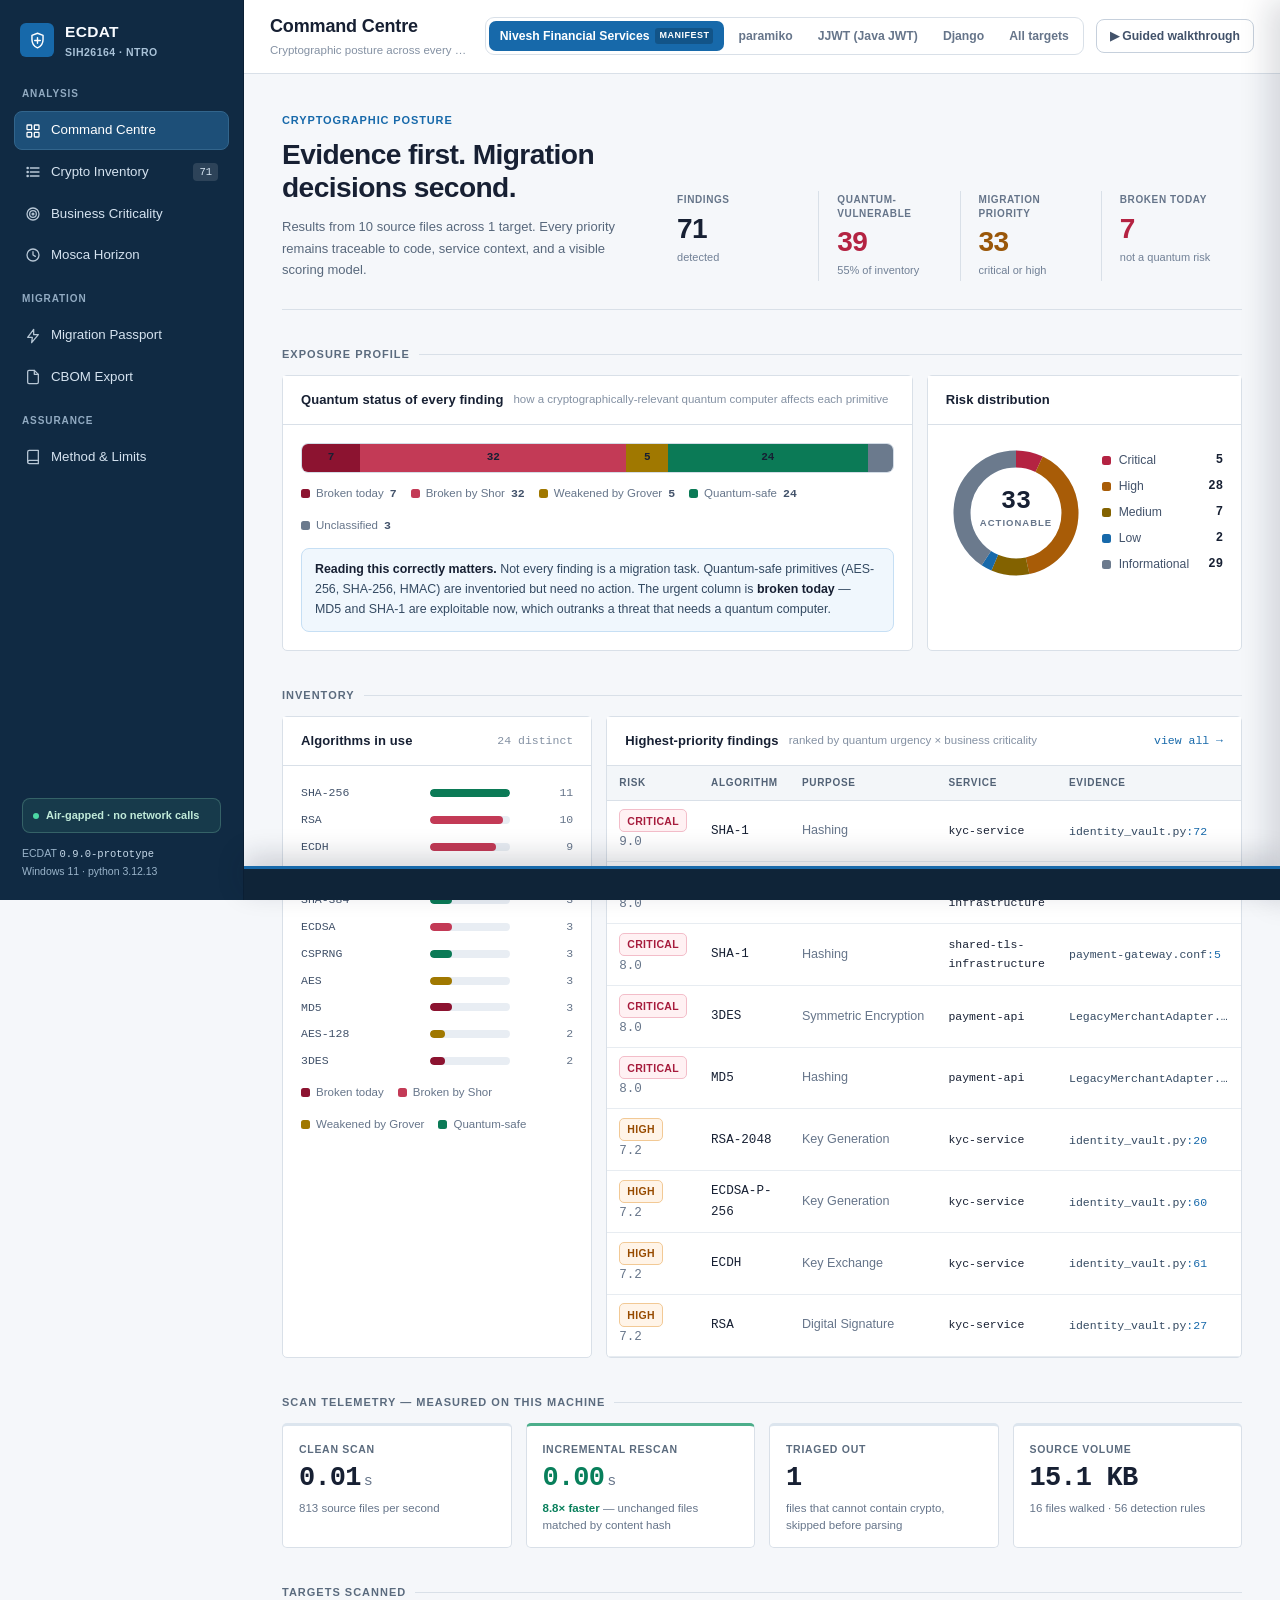
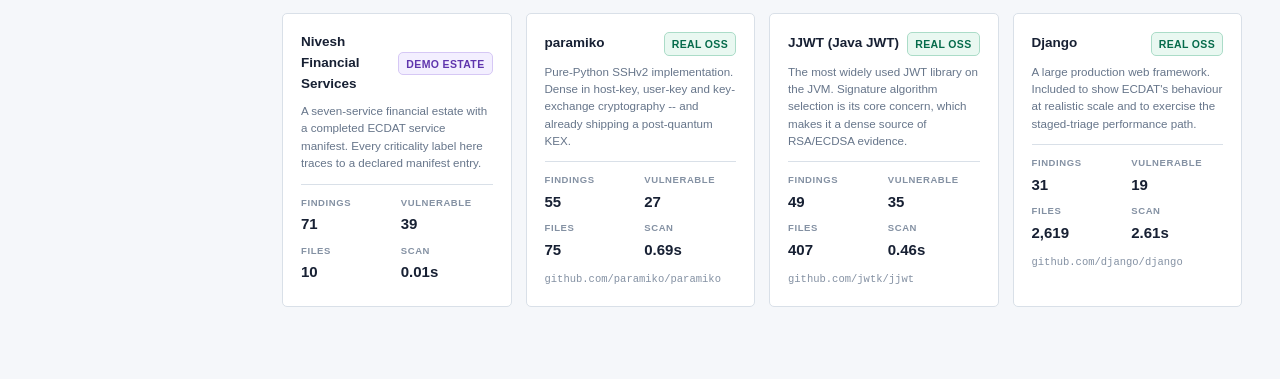
<file: proto/ui/index.html>
<!DOCTYPE html>
<html lang="en">
<head>
<meta charset="utf-8">
<meta name="viewport" content="width=device-width, initial-scale=1">
<title>ECDAT — Cryptographic Discovery &amp; Analysis</title>
<link rel="stylesheet" href="styles.css">
</head>
<body>

<div class="app">

  <aside class="sidebar">
    <div class="brand">
      <div class="brand-mark">
        <svg viewBox="0 0 24 24" fill="none" stroke="currentColor" stroke-width="1.8" stroke-linecap="round" stroke-linejoin="round" aria-hidden="true">
          <path d="M12 2.8 19 5.6v5.1c0 4.7-2.9 8.8-7 10.5-4.1-1.7-7-5.8-7-10.5V5.6L12 2.8Z"></path>
          <path d="M8.5 12h7M12 8.5v7"></path>
          <circle cx="12" cy="12" r="1.1" fill="currentColor" stroke="none"></circle>
        </svg>
      </div>
      <div>
        <div class="brand-name">ECDAT</div>
        <div class="brand-sub">SIH26164 · NTRO</div>
      </div>
    </div>

    <nav class="nav" id="nav">
      <div class="nav-label">Analysis</div>
      <a href="#/overview"    data-v="overview">    <span class="ico" data-i="grid"></span>    Command Centre</a>
      <a href="#/inventory"   data-v="inventory">   <span class="ico" data-i="list"></span>    Crypto Inventory <span class="nav-count" id="nc-inv"></span></a>
      <a href="#/criticality" data-v="criticality"> <span class="ico" data-i="target"></span>  Business Criticality</a>
      <a href="#/mosca"       data-v="mosca">       <span class="ico" data-i="clock"></span>   Mosca Horizon</a>
      <div class="nav-label" style="margin-top:14px">Migration</div>
      <a href="#/passport"    data-v="passport">    <span class="ico" data-i="zap"></span>     Migration Passport</a>
      <a href="#/cbom"        data-v="cbom">        <span class="ico" data-i="file"></span>    CBOM Export</a>
      <div class="nav-label" style="margin-top:14px">Assurance</div>
      <a href="#/method"      data-v="method">      <span class="ico" data-i="book"></span>    Method &amp; Limits</a>
    </nav>

    <div class="side-foot">
      <div class="airgap"><span class="dot"></span> Air-gapped · no network calls</div>
      <div>ECDAT <code id="foot-ver"></code></div>
      <div id="foot-env"></div>
    </div>
  </aside>

  <main class="main">
    <header class="topbar">
      <div>
        <h1 id="tb-title">Command Centre</h1>
        <div class="crumb" id="tb-crumb"></div>
      </div>
      <div class="topbar-right">
        <div class="repo-switch" id="repo-switch"></div>
        <button class="demo-toggle" id="demo-toggle" type="button">▶ Guided walkthrough</button>
        <div class="stamp" id="tb-stamp"></div>
      </div>
    </header>

    <div class="page" id="page"></div>
  </main>
</div>

<div class="demo-rail" id="demo-rail" hidden></div>

<div class="drawer-scrim" id="scrim"></div>
<aside class="drawer" id="drawer">
  <div class="drawer-h" id="drawer-h"></div>
  <div class="drawer-b" id="drawer-b"></div>
</aside>

<script src="data.js"></script>
<script src="app.js"></script>
</body>
</html>
</file>
<file: proto/ui/styles.css>
/* ============================================================
   ECDAT analyst console
   Dark instrument-panel aesthetic. No external assets: the whole
   dashboard runs from the local filesystem, air-gapped.
   ============================================================ */

:root {
  --bg:          #f5f7fa;
  --bg-2:        #ffffff;
  --panel:       #ffffff;
  --panel-2:     #f8fafc;
  --panel-3:     #eef2f7;
  --line:        #d9e0e8;
  --line-2:      #c6d0dc;

  --ink:         #172033;
  --ink-2:       #42526a;
  --ink-3:       #66758a;
  --ink-4:       #8491a3;

  --accent:      #1769aa;
  --accent-dim:  #dcecf9;
  --accent-glow: rgba(23,105,170,.14);

  --critical:    #c93756;
  --high:        #b85c00;
  --medium:      #9a6700;
  --low:         #1769aa;
  --info:        #64748b;
  --safe:        #087f5b;
  --pqc:         #6b46c1;

  --mono: ui-monospace, "Cascadia Code", "JetBrains Mono", "SF Mono", Consolas, monospace;
  --sans: "Segoe UI Variable Text", "Segoe UI", Inter, Arial, sans-serif;

  --r: 6px;
  --shadow: 0 1px 2px rgba(15,23,42,.05), 0 3px 8px rgba(15,23,42,.04);
}

* { box-sizing: border-box; }

html, body {
  margin: 0; padding: 0; height: 100%;
  background: var(--bg);
  color: var(--ink);
  font-family: var(--sans);
  font-size: 14px;
  line-height: 1.55;
  -webkit-font-smoothing: antialiased;
}

body {
  background-image: none;
}

::selection { background: rgba(23,105,170,.18); }

/* ---------- scrollbars ---------- */
*::-webkit-scrollbar { width: 10px; height: 10px; }
*::-webkit-scrollbar-track { background: transparent; }
*::-webkit-scrollbar-thumb { background: #c3cede; border-radius: 6px; border: 2px solid var(--bg); }
*::-webkit-scrollbar-thumb:hover { background: #a9b8cc; }

/* ============================================================
   Shell
   ============================================================ */

.app { display: grid; grid-template-columns: 244px 1fr; min-height: 100vh; }

.sidebar {
  background: #102a43;
  border-right: 1px solid #0b2035;
  padding: 20px 14px;
  display: flex; flex-direction: column; gap: 26px;
  position: sticky; top: 0; height: 100vh; overflow-y: auto;
}

.brand { display: flex; align-items: center; gap: 11px; padding: 0 6px; color: #f8fbff; }
.brand-mark {
  width: 34px; height: 34px; border-radius: 6px; flex: 0 0 34px;
  background: #1769aa;
  display: grid; place-items: center;
  box-shadow: none;
}
.brand-mark svg { width: 19px; height: 19px; color: #fff; }
.brand-name { font-weight: 680; font-size: 15.5px; letter-spacing: .3px; }
.brand-sub { font-size: 10.5px; color: #a9c2d8; letter-spacing: .5px; text-transform: uppercase; font-weight: 600; }

.nav { display: flex; flex-direction: column; gap: 2px; }
.nav-label {
  font-size: 10px; text-transform: uppercase; letter-spacing: .9px;
  color: #92abc2; font-weight: 700; padding: 0 8px 7px;
}
.nav a {
  display: flex; align-items: center; gap: 10px;
  padding: 8.5px 10px; border-radius: 8px;
  color: #d5e3f0; text-decoration: none; font-size: 13.3px; font-weight: 500;
  border: 1px solid transparent; transition: background .12s, color .12s;
}
.nav a:hover { background: #193b5a; color: #fff; }
.nav a.on {
  background: #1d4f78;
  color: #fff; border-color: #32658c;
}
.nav a .ico { width: 16px; height: 16px; flex: 0 0 16px; opacity: .85; }
.nav a.on .ico { opacity: 1; }
.nav-count {
  margin-left: auto; font-family: var(--mono); font-size: 10.5px;
  color: #d7e6f3; background: rgba(255,255,255,.12); padding: 1px 6px; border-radius: 4px;
}

.side-foot { margin-top: auto; font-size: 10.5px; color: #9ab4ca; padding: 0 8px; line-height: 1.6; }
.side-foot code { font-family: var(--mono); color: #c5d8e8; }

.airgap {
  display: flex; align-items: center; gap: 7px;
  padding: 8px 10px; border-radius: 8px;
  background: rgba(77,181,142,.12); border: 1px solid rgba(142,213,184,.25);
  color: #c0ead9; font-size: 11px; font-weight: 600; margin-bottom: 12px;
}
.airgap .dot { width: 6px; height: 6px; border-radius: 50%; background: #4cd7a4; }

/* ---------- main ---------- */
.main { min-width: 0; display: flex; flex-direction: column; }

.topbar {
  position: sticky; top: 0; z-index: 40;
  display: flex; align-items: center; gap: 16px;
  padding: 13px 26px;
  background: rgba(255,255,255,.94);
  backdrop-filter: blur(12px);
  border-bottom: 1px solid var(--line);
}
.topbar h1 { font-size: 18px; font-weight: 650; margin: 0; letter-spacing: -.15px; }
.topbar .crumb { font-size: 11.5px; color: var(--ink-4); margin-top: 1px; }
.topbar-right { margin-left: auto; display: flex; align-items: center; gap: 12px; }

.repo-switch { display: flex; gap: 3px; background: var(--panel); padding: 3px; border-radius: 9px; border: 1px solid var(--line); }
.repo-switch button {
  border: 0; background: transparent; color: var(--ink-3);
  font: inherit; font-size: 12.2px; font-weight: 560;
  padding: 5.5px 11px; border-radius: 7px; cursor: pointer;
  display: flex; align-items: center; gap: 6px; white-space: nowrap;
}
.repo-switch button:hover { color: var(--ink); background: var(--panel-2); }
.repo-switch button.on { background: var(--accent); color: #fff; font-weight: 640; }
.repo-switch .tag {
  font-size: 9px; text-transform: uppercase; letter-spacing: .5px;
  padding: 1px 4px; border-radius: 3px; font-weight: 700;
  background: rgba(255,255,255,.14);
}
.repo-switch button.on .tag { background: rgba(0,0,0,.2); }

.stamp { font-family: var(--mono); font-size: 11px; color: var(--ink-4); text-align: right; line-height: 1.45; }

.page { padding: 34px 38px 72px; max-width: 1480px; width: 100%; }

/* ============================================================
   Primitives
   ============================================================ */

.card {
  background: var(--panel);
  border: 1px solid var(--line);
  border-radius: var(--r);
  box-shadow: var(--shadow);
}
.card-h {
  display: flex; align-items: center; gap: 10px;
  padding: 13px 16px; border-bottom: 1px solid var(--line);
}
.card-h h3 { margin: 0; font-size: 13px; font-weight: 640; letter-spacing: .1px; }
.card-h .sub { font-size: 11.5px; color: var(--ink-4); font-weight: 400; }
.card-h .right { margin-left: auto; font-size: 11.5px; color: var(--ink-4); font-family: var(--mono); }
.card-b { padding: 16px; }
.card-b.tight { padding: 10px 16px 14px; }
.card-b.flush { padding: 0; overflow-x: auto; }

.grid { display: grid; gap: 14px; }
.g2 { grid-template-columns: repeat(2, minmax(0,1fr)); }
.g3 { grid-template-columns: repeat(3, minmax(0,1fr)); }
.g4 { grid-template-columns: repeat(4, minmax(0,1fr)); }
.g-2-1 { grid-template-columns: 2fr 1fr; }
.g-1-2 { grid-template-columns: 1fr 2fr; }
@media (max-width: 1240px) { .g4 { grid-template-columns: repeat(2,minmax(0,1fr)); } .g-2-1,.g-1-2,.g3 { grid-template-columns: 1fr; } }
@media (max-width: 820px) { .g2,.g4 { grid-template-columns: 1fr; } .app { grid-template-columns: 1fr; } .sidebar { display: none; } }

.section-title {
  font-size: 11px; text-transform: uppercase; letter-spacing: 1px;
  color: var(--ink-4); font-weight: 700; margin: 26px 0 11px;
  display: flex; align-items: center; gap: 9px;
}
.section-title::after { content: ""; flex: 1; height: 1px; background: var(--line); }
.section-title:first-child { margin-top: 0; }

/* ---------- metric tiles ---------- */
.metric { padding: 15px 16px 14px; position: relative; overflow: hidden; }
.metric .k {
  font-size: 10.5px; text-transform: uppercase; letter-spacing: .7px;
  color: var(--ink-4); font-weight: 700; margin-bottom: 8px;
  display: flex; align-items: center; gap: 6px;
}
.metric .v {
  font-family: var(--mono); font-size: 30px; font-weight: 620;
  line-height: 1; letter-spacing: -.8px; font-variant-numeric: tabular-nums;
}
.metric .v small { font-size: 15px; color: var(--ink-3); font-weight: 500; margin-left: 3px; letter-spacing: 0; }
.metric .d { font-size: 11.5px; color: var(--ink-3); margin-top: 8px; line-height: 1.45; }
.metric .spark { position: absolute; right: 0; bottom: 0; opacity: .5; }

.tone-critical .v { color: var(--critical); }
.tone-high .v { color: var(--high); }
.tone-accent .v { color: var(--accent); }
.tone-safe .v { color: var(--safe); }
.tone-pqc .v { color: var(--pqc); }

/* ---------- badges ---------- */
.badge {
  display: inline-flex; align-items: center; gap: 5px;
  font-size: 10.5px; font-weight: 700; letter-spacing: .35px;
  padding: 2.5px 7px; border-radius: 5px; text-transform: uppercase;
  font-family: var(--sans); white-space: nowrap;
}
.b-critical { background: rgba(255,77,109,.14); color: #ff8098; border: 1px solid rgba(255,77,109,.3); }
.b-high     { background: rgba(255,145,66,.13); color: #ffb073; border: 1px solid rgba(255,145,66,.28); }
.b-medium   { background: rgba(255,208,86,.12); color: #ffdd85; border: 1px solid rgba(255,208,86,.26); }
.b-low      { background: rgba(86,168,245,.12); color: #8cc4fa; border: 1px solid rgba(86,168,245,.26); }
.b-informational { background: rgba(100,116,139,.14); color: #94a3b8; border: 1px solid rgba(100,116,139,.3); }
.b-safe     { background: rgba(47,217,164,.12); color: #6fe3bd; border: 1px solid rgba(47,217,164,.26); }
.b-pqc      { background: rgba(167,139,250,.14); color: #c4b0fc; border: 1px solid rgba(167,139,250,.3); }
.b-muted    { background: var(--panel-3); color: var(--ink-3); border: 1px solid var(--line-2); }

.chip {
  display: inline-flex; align-items: center; gap: 5px;
  font-family: var(--mono); font-size: 11px;
  padding: 2px 7px; border-radius: 5px;
  background: var(--panel-3); color: var(--ink-2); border: 1px solid var(--line-2);
}

.dot-q { width: 7px; height: 7px; border-radius: 50%; flex: 0 0 7px; }
.q-shor-broken { background: var(--critical); }
.q-classically-broken { background: #8c1330; }
.q-grover-reduced { background: var(--medium); }
.q-quantum-safe { background: var(--safe); }
.q-unknown { background: var(--info); }

/* ---------- tables ---------- */
.tbl { width: 100%; border-collapse: collapse; font-size: 12.6px; }
.tbl thead th {
  position: sticky; top: 0; z-index: 2;
  text-align: left; font-size: 10px; text-transform: uppercase; letter-spacing: .7px;
  color: var(--ink-4); font-weight: 700; padding: 9px 12px;
  background: var(--panel-2); border-bottom: 1px solid var(--line-2); white-space: nowrap;
}
.tbl thead th.sortable { cursor: pointer; user-select: none; }
.tbl thead th.sortable:hover { color: var(--ink-2); }
.tbl thead th .arrow { opacity: .55; font-size: 9px; margin-left: 3px; }
.tbl tbody td { padding: 8.5px 12px; border-bottom: 1px solid rgba(30,40,54,.6); vertical-align: middle; }
.tbl tbody tr { cursor: pointer; transition: background .1s; }
.tbl tbody tr:hover { background: rgba(77,163,255,.055); }
.tbl tbody tr.sel { background: rgba(77,163,255,.1); box-shadow: inset 2px 0 0 var(--accent); }
.tbl .mono { font-family: var(--mono); font-variant-numeric: tabular-nums; }
.tbl .dim { color: var(--ink-3); }
.tbl .num { text-align: right; font-family: var(--mono); font-variant-numeric: tabular-nums; }
.tbl-wrap { max-height: calc(100vh - 300px); min-height: 380px; overflow: auto; border-radius: 0 0 var(--r) var(--r); }
/* keep long evidence paths from forcing the table wider than its card */
.tbl td .path { display: inline-block; max-width: 340px; overflow: hidden; text-overflow: ellipsis; white-space: nowrap; vertical-align: bottom; }
@media (max-width: 1520px) { .tbl td .path { max-width: 210px; } }
@media (max-width: 1330px) { .tbl td .path { max-width: 160px; } }
.tbl-wrap .tbl td:last-child { max-width: 150px; overflow: hidden; text-overflow: ellipsis; white-space: nowrap; }

.path { font-family: var(--mono); font-size: 11.5px; color: var(--ink-2); }
.path .dirs { color: var(--ink-4); }
.path .ln { color: var(--accent); }

/* ---------- filters ---------- */
.filters { display: flex; flex-wrap: wrap; gap: 8px; align-items: center; padding: 12px 16px; border-bottom: 1px solid var(--line); }
.filters input[type=search], .filters select {
  background: var(--bg-2); border: 1px solid var(--line-2); color: var(--ink);
  border-radius: 7px; padding: 6.5px 10px; font: inherit; font-size: 12.5px; outline: none;
}
.filters input[type=search] { min-width: 250px; font-family: var(--mono); }
.filters input[type=search]:focus, .filters select:focus { border-color: var(--accent); box-shadow: 0 0 0 3px var(--accent-glow); }
.filters select { cursor: pointer; }
.filters .spacer { flex: 1; }
.filters .count { font-family: var(--mono); font-size: 11.5px; color: var(--ink-3); }
.pill-row { display: flex; gap: 5px; }
.pill {
  border: 1px solid var(--line-2); background: var(--bg-2); color: var(--ink-3);
  font: inherit; font-size: 11.5px; font-weight: 600; padding: 5.5px 10px;
  border-radius: 7px; cursor: pointer;
}
.pill:hover { color: var(--ink); border-color: var(--ink-4); }
.pill.on { background: var(--accent); border-color: var(--accent); color: #04101f; }

/* ---------- drawer ---------- */
.drawer-scrim {
  position: fixed; inset: 0; background: rgba(4,7,12,.6); z-index: 90;
  opacity: 0; pointer-events: none; transition: opacity .18s;
  backdrop-filter: blur(2px);
}
.drawer-scrim.open { opacity: 1; pointer-events: auto; }
.drawer {
  position: fixed; top: 0; right: 0; bottom: 0; width: min(660px, 94vw);
  background: linear-gradient(180deg, #0f1620, #0a0e15);
  border-left: 1px solid var(--line-2); z-index: 91;
  transform: translateX(100%); transition: transform .22s cubic-bezier(.4,0,.2,1);
  display: flex; flex-direction: column;
  box-shadow: -18px 0 48px rgba(0,0,0,.5);
}
.drawer.open { transform: none; }
.drawer-h { padding: 16px 20px; border-bottom: 1px solid var(--line); display: flex; align-items: flex-start; gap: 12px; }
.drawer-h h2 { margin: 0 0 5px; font-size: 16px; font-weight: 640; font-family: var(--mono); }
.drawer-b { overflow-y: auto; padding: 18px 20px 40px; flex: 1; }
.x-btn {
  margin-left: auto; background: var(--panel-2); border: 1px solid var(--line-2);
  color: var(--ink-3); width: 28px; height: 28px; border-radius: 7px;
  cursor: pointer; font-size: 15px; line-height: 1; flex: 0 0 28px;
}
.x-btn:hover { color: var(--ink); background: var(--panel-3); }

.kv { display: grid; grid-template-columns: 152px 1fr; gap: 7px 14px; font-size: 12.6px; }
.kv dt { color: var(--ink-4); font-weight: 600; }
.kv dd { margin: 0; color: var(--ink); }
.kv dd.mono { font-family: var(--mono); font-size: 12px; }

.codeblock {
  background: #070a10; border: 1px solid var(--line-2); border-radius: 8px;
  padding: 11px 13px; font-family: var(--mono); font-size: 12px;
  overflow-x: auto; color: #c8d6ea; line-height: 1.65; white-space: pre;
}
.codeblock .hl { background: rgba(255,77,109,.16); color: #ffc4cf; border-radius: 3px; padding: 1px 2px; }
.codeblock .gut { color: var(--ink-4); user-select: none; }

.formula {
  font-family: var(--mono); font-size: 12px; background: #070a10;
  border: 1px solid var(--line-2); border-left: 3px solid var(--accent);
  border-radius: 7px; padding: 11px 13px; color: var(--ink-2); line-height: 1.8;
}
.formula .op { color: var(--ink-4); }
.formula .res { color: var(--accent); font-weight: 700; }
.formula b { color: var(--ink); font-weight: 600; }

.note {
  background: rgba(77,163,255,.06); border: 1px solid rgba(77,163,255,.18);
  border-radius: 8px; padding: 11px 13px; font-size: 12.4px; color: var(--ink-2); line-height: 1.6;
}
.note.warn { background: rgba(255,145,66,.06); border-color: rgba(255,145,66,.2); }
.note.crit { background: rgba(255,77,109,.06); border-color: rgba(255,77,109,.22); }
.note.ok { background: rgba(47,217,164,.06); border-color: rgba(47,217,164,.2); }
.note b { color: var(--ink); }

.sub-h {
  font-size: 10.5px; text-transform: uppercase; letter-spacing: .8px;
  color: var(--ink-4); font-weight: 700; margin: 22px 0 9px;
}
.sub-h:first-child { margin-top: 0; }

/* ---------- bars ---------- */
.bars { display: flex; flex-direction: column; gap: 9px; }
.bar-row { display: grid; grid-template-columns: 118px 1fr 52px; align-items: center; gap: 11px; font-size: 12.2px; }
.bar-row .nm { color: var(--ink-2); font-family: var(--mono); font-size: 11.5px; overflow: hidden; text-overflow: ellipsis; white-space: nowrap; }
/* wider label column for prose-length labels (e.g. heuristic evidence strings) */
.bars.wide .bar-row { grid-template-columns: minmax(200px, 42%) 1fr 52px; }
.bars.wide .bar-row .nm { white-space: normal; font-size: 11px; line-height: 1.35; }
.bar-track { height: 8px; background: var(--panel-3); border-radius: 4px; overflow: hidden; }
.bar-fill { height: 100%; border-radius: 4px; transition: width .5s cubic-bezier(.4,0,.2,1); }
.bar-row .vv { text-align: right; font-family: var(--mono); font-size: 11.5px; color: var(--ink-3); font-variant-numeric: tabular-nums; }

.stackbar { display: flex; height: 30px; border-radius: 7px; overflow: hidden; border: 1px solid var(--line-2); }
.stackbar div { display: grid; place-items: center; font-family: var(--mono); font-size: 11px; font-weight: 700; color: #fff; transition: flex .5s; }
.legend { display: flex; flex-wrap: wrap; gap: 14px; margin-top: 12px; font-size: 11.5px; color: var(--ink-3); }
.legend span { display: flex; align-items: center; gap: 6px; }
.legend i { width: 9px; height: 9px; border-radius: 2.5px; display: inline-block; }

/* ---------- service cards ---------- */
.svc {
  border: 1px solid var(--line); border-radius: var(--r);
  background: linear-gradient(180deg, var(--panel), var(--bg-2));
  padding: 15px 16px; display: flex; flex-direction: column; gap: 11px;
  position: relative; overflow: hidden;
}
.svc::before { content: ""; position: absolute; left: 0; top: 0; bottom: 0; width: 3px; }
.svc.k-critical::before { background: var(--critical); }
.svc.k-high::before { background: var(--high); }
.svc.k-medium::before { background: var(--medium); }
.svc.k-low::before { background: var(--low); }
.svc-top { display: flex; align-items: flex-start; gap: 10px; }
.svc-nm { font-weight: 640; font-size: 13.6px; font-family: var(--mono); }
.svc-desc { font-size: 11.8px; color: var(--ink-3); line-height: 1.5; }
.svc-facts { display: flex; flex-wrap: wrap; gap: 5px; }
.svc-mosca { border-top: 1px solid var(--line); padding-top: 11px; }

/* ---------- mosca ---------- */
.mosca-timeline { position: relative; height: 92px; margin: 6px 0 4px; }
.mosca-axis { position: absolute; left: 0; right: 0; bottom: 26px; height: 1px; background: var(--line-2); }
.mosca-tick { position: absolute; bottom: 18px; transform: translateX(-50%); font-family: var(--mono); font-size: 10px; color: var(--ink-4); }
.mosca-tick::before { content: ""; position: absolute; left: 50%; top: -8px; width: 1px; height: 6px; background: var(--line-2); }
.mosca-seg { position: absolute; height: 20px; border-radius: 4px; display: grid; place-items: center; font-family: var(--mono); font-size: 10.5px; font-weight: 700; color: #fff; }
.mosca-z { position: absolute; top: 0; bottom: 18px; width: 2px; background: var(--safe); }
.mosca-z span {
  position: absolute; top: -3px; left: 6px; font-family: var(--mono); font-size: 10px;
  color: var(--safe); white-space: nowrap; font-weight: 700;
}
.mosca-over { position: absolute; height: 20px; border-radius: 0 4px 4px 0; background: repeating-linear-gradient(45deg, rgba(180,35,66,.5), rgba(180,35,66,.5) 5px, rgba(180,35,66,.22) 5px, rgba(180,35,66,.22) 10px); border: 1px solid rgba(180,35,66,.6); }

.slider-row { display: grid; grid-template-columns: 128px 1fr 66px; align-items: center; gap: 12px; margin-bottom: 11px; }
.slider-row label { font-size: 12.2px; color: var(--ink-2); font-weight: 560; }
.slider-row .rv { font-family: var(--mono); font-size: 12.5px; color: var(--accent); text-align: right; font-variant-numeric: tabular-nums; font-weight: 700; }
input[type=range] { -webkit-appearance: none; appearance: none; height: 5px; background: var(--panel-3); border-radius: 3px; outline: none; }
input[type=range]::-webkit-slider-thumb {
  -webkit-appearance: none; appearance: none; width: 15px; height: 15px; border-radius: 50%;
  background: var(--accent); cursor: pointer; border: 2px solid #fff;
  box-shadow: 0 0 0 1px var(--accent), 0 1px 3px rgba(15,23,42,.25);
}
input[type=range]::-moz-range-thumb {
  width: 13px; height: 13px; border-radius: 50%; background: var(--accent);
  cursor: pointer; border: 2px solid #fff;
}

/* ---------- benchmark ---------- */
.cmp { display: grid; grid-template-columns: 1fr auto 1fr; gap: 14px; align-items: center; }
.cmp-side { padding: 13px 15px; border-radius: 9px; border: 1px solid var(--line-2); background: var(--bg-2); }
.cmp-side .lab { font-size: 10.5px; text-transform: uppercase; letter-spacing: .7px; color: var(--ink-4); font-weight: 700; }
.cmp-side .alg { font-family: var(--mono); font-size: 16px; font-weight: 640; margin: 5px 0 9px; }
.cmp-arrow { color: var(--ink-4); font-size: 19px; }
.delta { font-family: var(--mono); font-size: 12px; font-weight: 700; }
.delta.up { color: var(--critical); }
.delta.down { color: var(--safe); }
.delta.flat { color: var(--ink-3); }

.hbar-wrap { display: flex; align-items: center; gap: 9px; }
.hbar { flex: 1; height: 22px; background: var(--panel-3); border-radius: 5px; overflow: hidden; position: relative; }
.hbar i { position: absolute; left: 0; top: 0; bottom: 0; border-radius: 5px; display: block; transition: width .55s cubic-bezier(.4,0,.2,1); }
.hbar b {
  position: absolute; right: 8px; top: 50%; transform: translateY(-50%);
  font-family: var(--mono); font-size: 11px; color: var(--ink); font-weight: 700; z-index: 2;
}

/* ---------- misc ---------- */
.prose { font-size: 13.2px; line-height: 1.72; color: var(--ink-2); max-width: 78ch; }
.prose h4 { color: var(--ink); font-size: 13.5px; margin: 20px 0 7px; font-weight: 640; }
.prose h4:first-child { margin-top: 0; }
.prose p { margin: 0 0 11px; }
.prose ul { margin: 0 0 11px; padding-left: 19px; }
.prose li { margin-bottom: 5px; }
.prose code { font-family: var(--mono); font-size: 12px; background: var(--panel-3); padding: 1.5px 5px; border-radius: 4px; }
.prose b, .prose strong { color: var(--ink); font-weight: 640; }
.prose a { color: var(--accent); }

.checklist { list-style: none; padding: 0; margin: 0; display: flex; flex-direction: column; gap: 9px; }
.checklist li { display: flex; gap: 10px; align-items: flex-start; font-size: 12.6px; color: var(--ink-2); line-height: 1.55; }
.checklist .mk { flex: 0 0 16px; width: 16px; height: 16px; border-radius: 4px; display: grid; place-items: center; font-size: 10px; font-weight: 800; margin-top: 1px; }
.mk-y { background: rgba(47,217,164,.16); color: var(--safe); border: 1px solid rgba(47,217,164,.3); }
.mk-n { background: rgba(255,145,66,.14); color: var(--high); border: 1px solid rgba(255,145,66,.28); }

.empty { padding: 44px 20px; text-align: center; color: var(--ink-4); font-size: 12.5px; }

.hidden { display: none !important; }

/* ============================================================
   Enterprise presentation finish
   Restrained surfaces, semantic severity, and high-contrast evidence.
   ============================================================ */

.card { box-shadow: none; border-radius: 5px; }
.card-h { padding: 14px 18px; background: #fff; }
.card-h h3 { font-weight: 700; }
.card-b { padding: 18px; }
.section-title { color: #5b6b7e; margin-top: 36px; margin-bottom: 12px; }
.metric .k, .sub-h { color: #5b6b7e; }
.metric { border-top: 3px solid #dce5ee; }
.metric.tone-critical { border-top-color: #d85b72; }
.metric.tone-high { border-top-color: #d38b36; }
.metric.tone-accent { border-top-color: #4d8fc7; }
.metric.tone-safe { border-top-color: #4cae8b; }
.metric .v { font-size: 27px; font-weight: 600; }
.metric .d { color: #66758a; }

.briefing-hero { display: grid; grid-template-columns: minmax(290px, 1.25fr) minmax(510px, 2fr); gap: 42px; align-items: end; padding: 4px 0 28px; border-bottom: 1px solid #d9e0e8; }
.briefing-intro { max-width: 520px; }
.eyebrow { margin: 0 0 9px; color: #1769aa; font-size: 11px; font-weight: 700; letter-spacing: .08em; text-transform: uppercase; }
.briefing-intro h2 { margin: 0; color: #172033; font-size: clamp(23px, 2.2vw, 31px); letter-spacing: -.6px; line-height: 1.18; font-weight: 650; }
.briefing-intro > p:last-child { margin: 12px 0 0; color: #58687c; font-size: 13px; line-height: 1.65; }
.briefing-stats { display: grid; grid-template-columns: repeat(4, minmax(0, 1fr)); }
.briefing-stat { padding: 2px 18px; border-left: 1px solid #d9e0e8; min-width: 0; }
.briefing-stat:first-child { padding-left: 0; border-left: 0; }
.briefing-stat .k { color: #66758a; font-size: 10px; font-weight: 700; letter-spacing: .06em; text-transform: uppercase; line-height: 1.35; }
.briefing-stat .v { margin-top: 8px; color: #172033; font-size: 28px; font-weight: 600; letter-spacing: -.6px; line-height: 1; font-variant-numeric: tabular-nums; }
.briefing-stat .d { margin-top: 7px; color: #718096; font-size: 11px; line-height: 1.4; }
.briefing-stat.tone-critical .v { color: #b42342; }
.briefing-stat.tone-high .v { color: #9a5709; }

.b-critical { background: #fff1f3; color: #a61b3c; border-color: #f3bdc9; }
.b-high { background: #fff4e8; color: #974b00; border-color: #f2c995; }
.b-medium { background: #fff8dc; color: #7a5700; border-color: #ead48b; }
.b-low { background: #edf6ff; color: #135c96; border-color: #b9d9f4; }
.b-informational { background: #f1f4f7; color: #526276; border-color: #d4dce5; }
.b-safe { background: #e9f8f1; color: #056b4b; border-color: #abdcc8; }
.b-pqc { background: #f3efff; color: #5f35ad; border-color: #d6c8f5; }
.b-muted { background: #f1f4f7; color: #526276; border-color: #d4dce5; }
.chip { background: #f5f7fa; color: #42526a; border-color: #d9e0e8; }

.tbl thead th { background: #f3f6f9; color: #526276; border-bottom-color: #d9e0e8; }
.tbl tbody td { border-bottom-color: #e7ecf1; }
.tbl tbody tr:hover { background: #f0f7fd; }
.tbl tbody tr.sel { background: #e8f3fc; box-shadow: inset 3px 0 0 var(--accent); }
.path { color: #344a62; }
.path .dirs { color: #7b8999; }

.filters { background: #fbfcfe; }
.filters input[type=search], .filters select, .pill { background: #fff; color: var(--ink-2); }
.filters input[type=search]:focus, .filters select:focus { box-shadow: 0 0 0 3px rgba(23,105,170,.16); }
.pill.on { color: #fff; }

.drawer-scrim { background: rgba(15,32,52,.28); }
.drawer { background: #fff; border-left-color: #c6d0dc; box-shadow: -12px 0 28px rgba(15,23,42,.14); }
.drawer-h { background: #fbfcfe; }
.x-btn { background: #fff; color: #526276; }
.x-btn:hover { background: #edf2f7; color: var(--ink); }
.codeblock, .formula { background: #f6f8fb; border-color: #d9e0e8; color: #344a62; }
.codeblock .hl { background: #ffe3e8; color: #9c1635; }
.formula { border-left-color: var(--accent); }
.formula .res { color: #135c96; }
.note { background: #f0f7fd; border-color: #c6dff4; color: #344a62; }
.note.warn { background: #fff8ed; border-color: #f0d5aa; }
.note.crit { background: #fff2f4; border-color: #f0c5cf; }
.note.ok { background: #edfaf4; border-color: #b9e1ce; }

.bar-track, .hbar { background: #e8edf3; }
.stackbar { border-color: #d3dce6; }
.stackbar div { color: #172033; }
.svc { background: #fff; }
.svc-mosca { border-top-color: #e0e6ed; }
.mosca-axis, .mosca-tick::before { background: #c8d3df; }
.mosca-tick { color: #66758a; }
.mosca-z { box-shadow: none; }
input[type=range] { background: #dce5ee; }
input[type=range]::-webkit-slider-thumb { border-color: #fff; box-shadow: 0 0 0 1px var(--accent); }
input[type=range]::-moz-range-thumb { border-color: #fff; }

.cmp-side { background: #f8fafc; border-color: #d9e0e8; }
.prose { color: #42526a; }
.prose code { background: #eef2f7; color: #344a62; }
.checklist li { color: #42526a; }

button:focus-visible, a:focus-visible, input:focus-visible, select:focus-visible {
  outline: 3px solid rgba(23,105,170,.35);
  outline-offset: 2px;
}

@media (max-width: 1120px) {
  .briefing-hero { grid-template-columns: 1fr; gap: 24px; }
  .briefing-stats { max-width: 820px; }
}
@media (max-width: 820px) {
  .page { padding: 24px 18px 56px; }
  .briefing-stats { grid-template-columns: repeat(2, minmax(0, 1fr)); gap: 18px 0; }
  .briefing-stat:nth-child(3) { border-left: 0; padding-left: 0; }
}

/* print */
@media print {
  .sidebar, .topbar, .filters { display: none !important; }
  body, .card { background: #fff !important; color: #000 !important; }
}

/* ============================================================
   Guided walkthrough
   A presenter-facing rail. It sits below the content rather than over it, so
   nothing the jury is being shown is ever covered by the operator's own script.
   ============================================================ */

.demo-toggle {
  border: 1px solid var(--line-2); background: #fff; color: var(--ink-2);
  font: inherit; font-size: 12.2px; font-weight: 620;
  padding: 6.5px 13px; border-radius: 8px; cursor: pointer; white-space: nowrap;
}
.demo-toggle:hover { border-color: var(--accent); color: var(--accent); }
.demo-toggle.on { background: var(--accent); border-color: var(--accent); color: #fff; }

body.demo-on .page { padding-bottom: 208px; }

.demo-rail {
  position: fixed; left: 244px; right: 0; bottom: 0; z-index: 95;
  display: grid; grid-template-columns: auto minmax(0, 1fr) auto;
  align-items: center; gap: 22px;
  padding: 15px 26px 16px;
  background: #0f2438; border-top: 3px solid var(--accent);
  box-shadow: 0 -10px 28px rgba(15, 23, 42, .18);
}
.demo-rail .demo-progress { display: flex; gap: 6px; }
.demo-rail .demo-progress button {
  width: 26px; height: 26px; border-radius: 7px; cursor: pointer;
  border: 1px solid #2c4a66; background: transparent; color: #91a9c0;
  font: inherit; font-size: 11.5px; font-weight: 700; font-family: var(--mono);
  display: grid; place-items: center; padding: 0;
}
.demo-rail .demo-progress button:hover { border-color: #4d87b8; color: #dce9f5; }
.demo-rail .demo-progress button.done { background: #1b3d59; color: #b9d2e6; border-color: #2c4a66; }
.demo-rail .demo-progress button.on { background: var(--accent); border-color: var(--accent); color: #fff; }

.demo-rail .demo-body { min-width: 0; }
.demo-rail .demo-head { display: flex; align-items: baseline; gap: 11px; flex-wrap: wrap; }
.demo-rail .demo-step {
  font-size: 10px; text-transform: uppercase; letter-spacing: .9px;
  font-weight: 700; color: #7fb2da; font-family: var(--mono);
}
.demo-rail h4 { margin: 0; font-size: 14.5px; font-weight: 650; color: #f2f7fc; letter-spacing: -.1px; }
.demo-rail p { margin: 5px 0 0; font-size: 12.4px; line-height: 1.55; color: #bed3e5; max-width: 108ch; }

.demo-rail .demo-actions { display: flex; gap: 7px; align-items: center; }
.demo-rail .pill {
  background: transparent; border-color: #2c4a66; color: #cfe0ee; padding: 7px 14px; font-size: 12.2px;
}
.demo-rail .pill:hover:not(:disabled) { border-color: #4d87b8; color: #fff; }
.demo-rail .pill.primary { background: var(--accent); border-color: var(--accent); color: #fff; }
.demo-rail .pill.primary:hover:not(:disabled) { background: #1a7ac6; }
.demo-rail .pill.ghost { color: #8ea8bf; border-color: transparent; font-family: var(--mono); font-size: 11px; }
.demo-rail .pill:disabled { opacity: .35; cursor: default; }

@media (max-width: 1120px) {
  .demo-rail { grid-template-columns: 1fr; gap: 12px; padding: 13px 18px 14px; }
  .demo-rail .demo-actions { justify-content: flex-end; }
  body.demo-on .page { padding-bottom: 260px; }
}
@media (max-width: 820px) {
  .demo-rail { left: 0; }
}
@media print { .demo-rail, .demo-toggle { display: none !important; } }

/* the rail overlays the foot of the drawer, so give the drawer room to scroll clear of it */
body.demo-on .drawer-b { padding-bottom: 230px; }

/* topbar: the walkthrough control shares the row with the target switch, so the
   scan stamp yields first rather than crushing everything against the edge */
/* the controls keep their size; the title yields, because a clipped subtitle costs
   nothing and a wrapped control row moves the whole page down mid-demonstration */
.topbar > :first-child { min-width: 0; }
.topbar h1, .topbar .crumb { overflow: hidden; text-overflow: ellipsis; white-space: nowrap; }
.topbar-right { flex: 0 0 auto; flex-wrap: wrap; justify-content: flex-end; row-gap: 8px; }
@media (max-width: 1400px) { .topbar .stamp { display: none; } }

/* keep row height even: purpose labels are short enough never to need two lines */
.tbl td.purpose { white-space: nowrap; }
</file>
